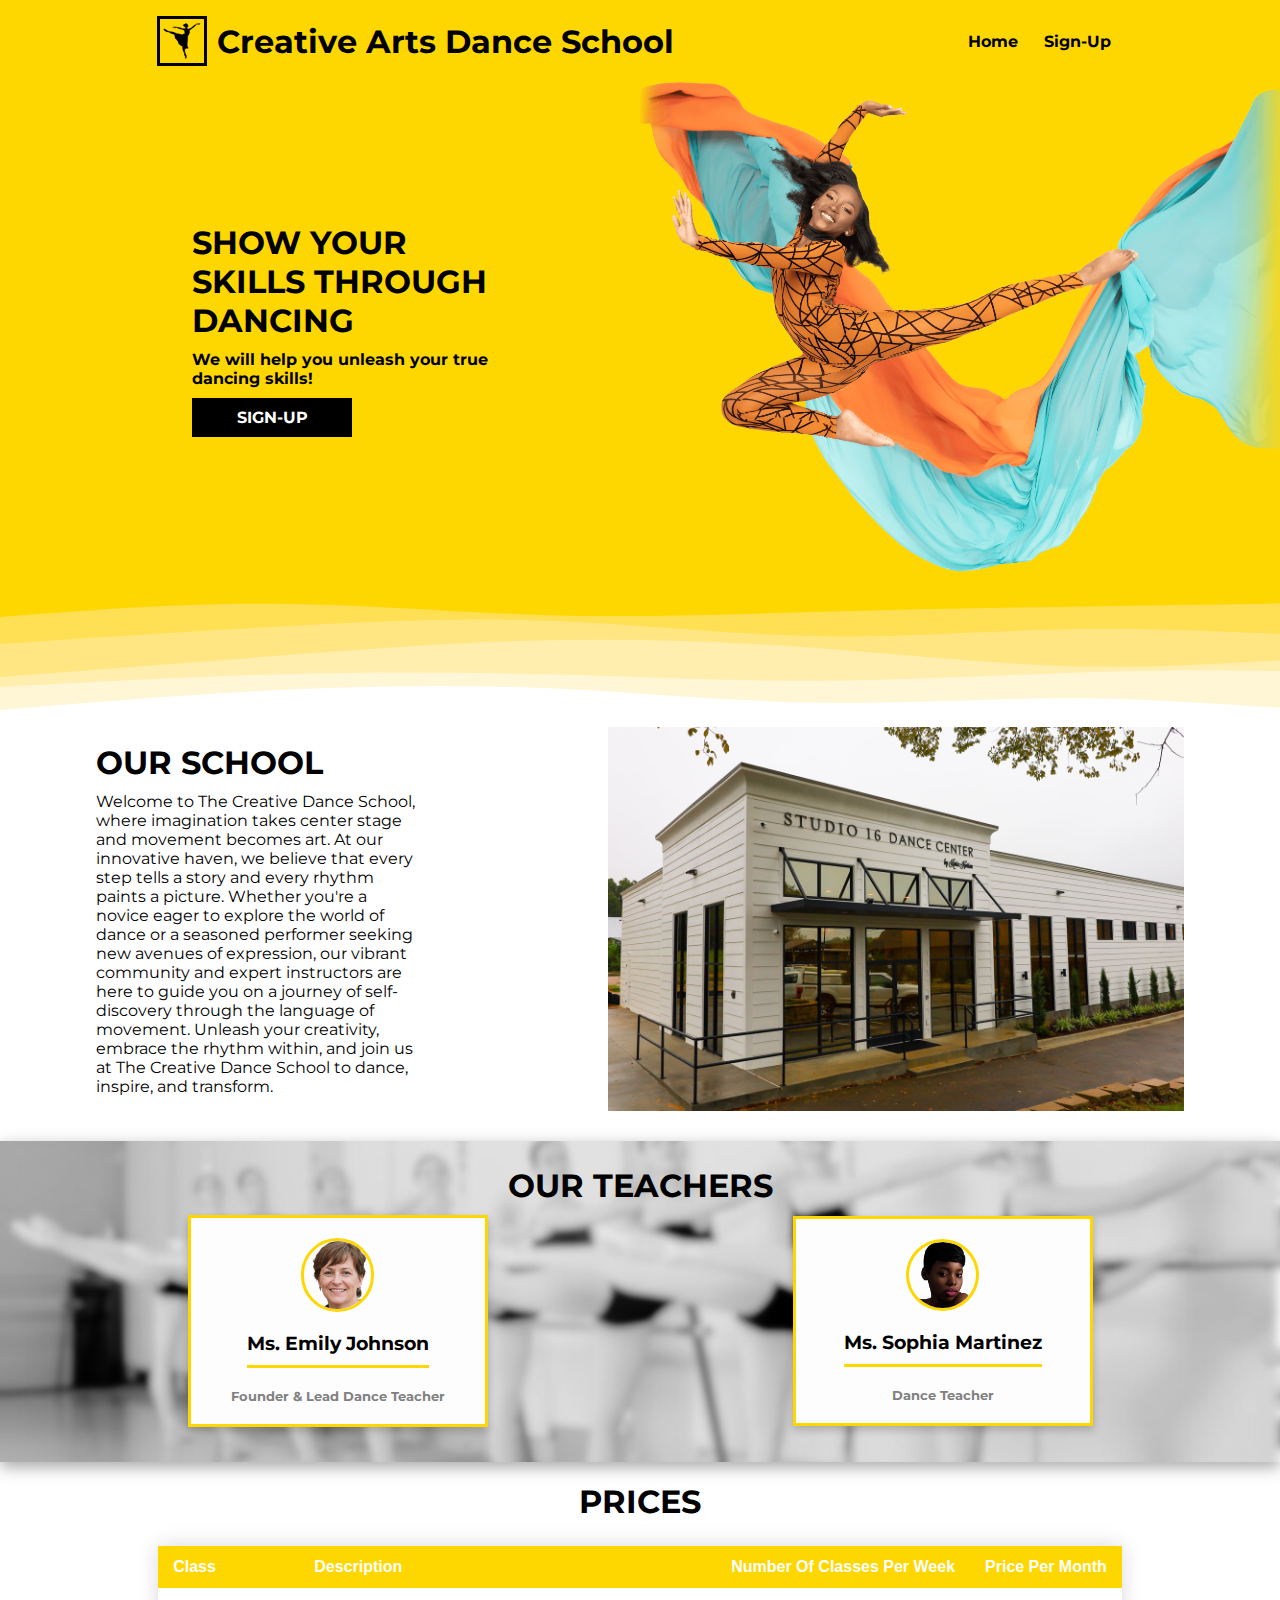
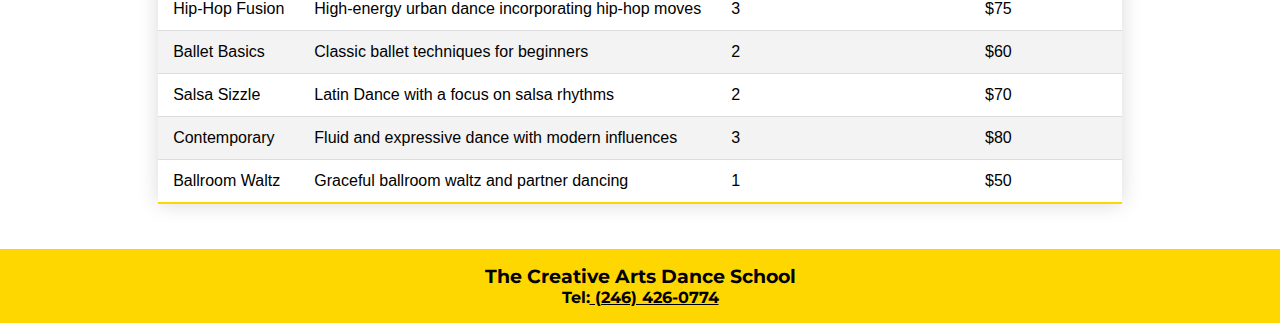
<file: index.html>
<!DOCTYPE html>
<html lang="en">

<head>
    <meta charset="UTF-8">
    <meta name="viewport" content="width=device-width, initial-scale=1.0">
    <meta name="author" content="Matthew Ward">
    <title>Home</title>
    <link rel="stylesheet" href="style.css">
    <link rel="shortcut icon" href="Images/7abca8dfe666b95499df3af96bde2649-girl-dance-silhouette-svg.png"
        type="image/x-icon">

    <!--FONTS-->
    <link rel="preconnect" href="https://fonts.googleapis.com">
    <link rel="preconnect" href="https://fonts.gstatic.com" crossorigin>
    <link
        href="https://fonts.googleapis.com/css2?family=Montserrat:ital,wght@0,400;0,700;1,400;1,700&family=Space+Mono:ital,wght@0,400;0,700;1,400;1,700&display=swap"
        rel="stylesheet">
</head>

<body>
    <div id="crt">
        <div id="header">
            <div id="iconAndName">
                <a id="iconAndNameLink" href="index.html">
                    <img src="Images/7abca8dfe666b95499df3af96bde2649-girl-dance-silhouette-svg.png" width="50px">
                    <h1 id="headerText">Creative Arts Dance School</h1>
                </a>
            </div>

            <div id="headerLinks">
                <a href="index.html">Home</a>
                <a href="signUp.html">Sign-Up</a>
            </div>
        </div>

        <div id="content">
            <div id="title">
                <div id="titleText">
                    <h1>SHOW YOUR SKILLS THROUGH DANCING</h1>
                    <h4>We will help you unleash your true dancing skills!</h4>
                    <a id="sign-upBtn" href="signUp.html">
                        <h4>SIGN-UP</h4>
                    </a>
                </div>

                <img src="Images/PDA-Cover-Photo-min-min.png" alt="Cover Picture" width="50%">
            </div>

            <div id="ourSchool">
                <div id="ourSchoolText">
                    <h1>OUR SCHOOL</h1>
                    <p>Welcome to The Creative Dance School, where imagination takes center stage and movement becomes
                        art. At our innovative haven, we believe that every step tells a story and every rhythm paints a
                        picture. Whether you're a novice eager to explore the world of dance or a seasoned performer
                        seeking new avenues of expression, our vibrant community and expert instructors are here to
                        guide you on a journey of self-discovery through the language of movement. Unleash your
                        creativity, embrace the rhythm within, and join us at The Creative Dance School to dance,
                        inspire, and transform.</p>
                </div>

                <img src="Images/dance-01.jpg" alt="" width="45%">
            </div>

            <div id="ourTeachers">
                <h1 style="text-align: center;">OUR TEACHERS</h1>

                <div id="teachers">
                    <div id="teacherOne">
                        <img src="Images/teacherOne.png" alt="Emily Johnson" width="25%">

                        <h3 style="border-bottom: solid #FFD700; padding-bottom: 10px;">Ms. Emily Johnson</h3>

                        <h5 style="color: grey;">Founder & Lead Dance Teacher</h5>
                    </div>

                    <div id="teacherTwo">
                        <img src="Images/teacherTwo.png" alt="Sophia Martinez" width="25%">

                        <h3 style="border-bottom: solid #FFD700; padding-bottom: 10px;">Ms. Sophia Martinez</h3>

                        <h5 style="color: grey;">Dance Teacher</h5>
                    </div>
                </div>
            </div>

            <div id="pricing">
                <h1>PRICES</h1>

                <table id="priceTable">
                    <thead>
                        <tr>
                            <th>Class</th>
                            <th>Description</th>
                            <th>Number Of Classes Per Week</th>
                            <th>Price Per Month</th>
                        </tr>
                    </thead>
                    <tbody>
                        <tr>
                            <td>Hip-Hop Fusion</td>
                            <td>High-energy urban dance incorporating hip-hop moves</td>
                            <td>3</td>
                            <td>$75</td>
                        </tr>
                        <tr>
                            <td>Ballet Basics</td>
                            <td>Classic ballet techniques for beginners</td>
                            <td>2</td>
                            <td>$60</td>
                        </tr>
                        <tr>
                            <td>Salsa Sizzle</td>
                            <td>Latin Dance with a focus on salsa rhythms</td>
                            <td>2</td>
                            <td>$70</td>
                        </tr>
                        <tr>
                            <td>Contemporary</td>
                            <td>Fluid and expressive dance with modern influences</td>
                            <td>3</td>
                            <td>$80</td>
                        </tr>
                        <tr>
                            <td>Ballroom Waltz</td>
                            <td>Graceful ballroom waltz and partner dancing</td>
                            <td>1</td>
                            <td>$50</td>
                        </tr>
                    </tbody>
                </table>
            </div>
        </div>

        <div id="footer">
            <h3>The Creative Arts Dance School</h3>
            <h4>Tel:<a href="tel: (246) 426-0774"> (246) 426-0774</a></h4>
        </div>
    </div>

    <script src="script.js"></script>
</body>

</html>
</file>
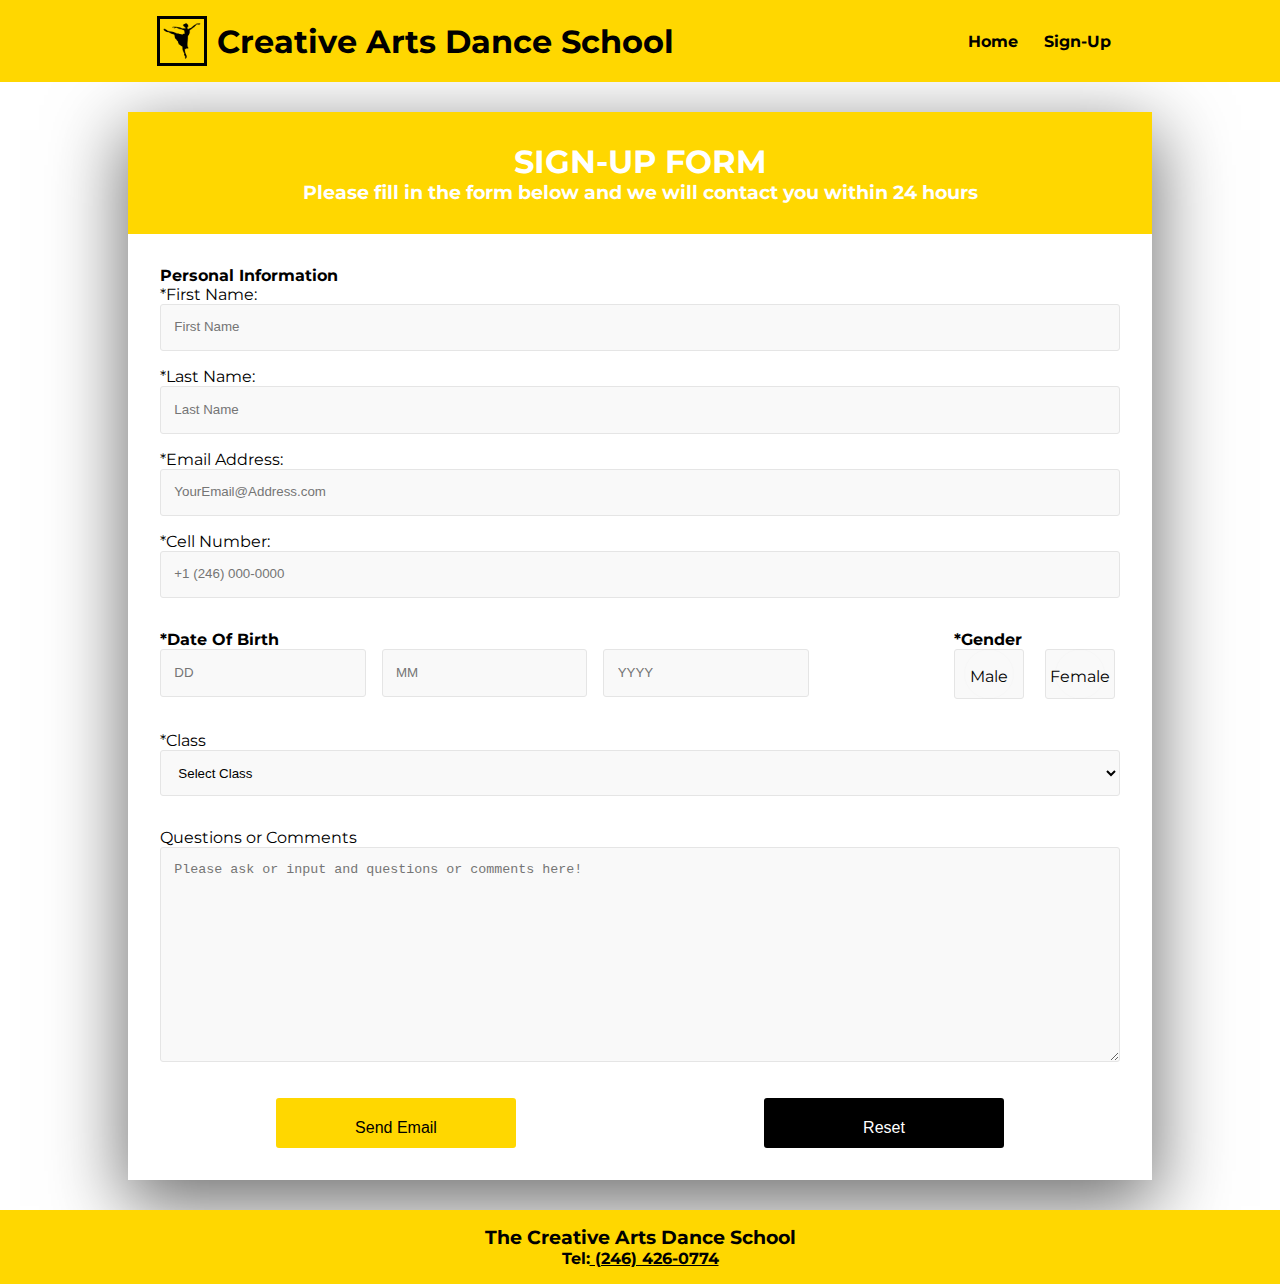
<file: signUp.html>
<!DOCTYPE html>
<html lang="en">

<head>
    <meta charset="UTF-8">
    <meta name="viewport" content="width=device-width, initial-scale=1.0">
    <meta name="author" content="Matthew Ward">
    <title>Sign-Up</title>
    <link rel="stylesheet" href="style.css">
    <link rel="shortcut icon" href="Images/7abca8dfe666b95499df3af96bde2649-girl-dance-silhouette-svg.png"
        type="image/x-icon">

    <!--FONTS-->
    <link rel="preconnect" href="https://fonts.googleapis.com">
    <link rel="preconnect" href="https://fonts.gstatic.com" crossorigin>
    <link
        href="https://fonts.googleapis.com/css2?family=Montserrat:ital,wght@0,400;0,700;1,400;1,700&family=Space+Mono:ital,wght@0,400;0,700;1,400;1,700&display=swap"
        rel="stylesheet">

    <style>
        #formCrt {
            width: 80%;
            display: flex;
            flex-direction: column;
            align-items: center;
            margin-top: 30px;
            margin-bottom: 30px;
            box-shadow: rgba(0, 0, 0, 0.56) 0px 22px 70px 4px;
        }

        #formHead {
            width: 100%;
            text-align: center;
            color: white;
            background-color: #FFD700;
            padding: 30px;
        }

        #formCrt form {
            width: 100%;
            display: flex;
            flex-direction: column;
            flex-wrap: wrap;
            padding: 2em;
        }

        #personalInfo {
            display: flex;
            flex-direction: column;
            padding-bottom: 2em;
            gap: 1em;
        }

        #birthAndGender {
            display: flex;
            flex-direction: row;
            justify-content: space-between;
            flex-wrap: wrap;
            gap: 1em;
            padding-bottom: 2em;
        }

        #genderInput {
            display: flex;
            gap: 1em;
        }

        #birthInput {
            display: flex;
            gap: 1em;
        }

        .btn {
            float: left;
            margin: 0 5px 0 0;
            width: 70px;
            height: 50px;
            position: relative;
            z-index: 0;
        }

        .btn label,
        .btn input {
            display: block;
            position: absolute;
            top: 0;
            left: 0;
            right: 0;
            bottom: 0;
        }

        .btn input[type="radio"] {
            opacity: 0.011;
            z-index: 100;
        }

        .btn label {
            display: flex;
            justify-content: center;
            cursor: pointer;
            z-index: 90;
            line-height: 1.8em;
        }

        input[type="radio"]+label {
            color: black;
        }

        input[type="radio"]:checked+label,
        input:checked+label::before {
            background-color: #FFD700;
            color: white;
            border-color: #FFD700;
        }

        input,
        input[type="radio"]+label,
        input[type="checkbox"]+label:before,
        select option,
        select,
        textarea {
            width: 100%;
            padding: 1em;
            line-height: 1.4;
            background-color: #f9f9f9;
            border: 1px solid #e5e5e5;
            border-radius: 3px;
        }

        #classCrt {
            padding-bottom: 2em;
        }

        #formBtns {
            width: 100%;
            display: flex;
            flex-direction: row;
            flex-wrap: wrap;
            justify-content: space-around;
            padding-top: 2em;
            gap: 1em;
        }

        #submit {
            width: 15em;
            height: 50px;
            background-color: #FFD700;
            border: solid #FFD700;
            font-size: medium;
            transition: 0.2s ease;
        }

        #submit:hover {
            background-color: black;
            border-color: black;
            color: white;
        }

        #submit:active {
            transform: translate(0px, 5px);
        }

        #reset {
            width: 15em;
            height: 50px;
            background-color: black;
            border: solid black;
            color: white;
            font-size: medium;
            transition: 0.2s ease;
        }

        #reset:hover {
            background-color: white;
            color: black;
        }

        #reset:active {
            transform: translate(0px, 5px);
        }
    </style>

</head>

<body>
    <div id="crt">
        <div id="header">
            <div id="iconAndName">
                <a id="iconAndNameLink" href="index.html">
                    <img src="Images/7abca8dfe666b95499df3af96bde2649-girl-dance-silhouette-svg.png" width="50px">
                    <h1 id="headerText">Creative Arts Dance School</h1>
                </a>
            </div>

            <div id="headerLinks">
                <a href="index.html">Home</a>
                <a href="signUp.html">Sign-Up</a>
            </div>
        </div>

        <div id="content">
            <div id="formCrt">
                <div id="formHead">
                    <h1>SIGN-UP FORM</h1>
                    <h3>Please fill in the form below and we will contact you within 24 hours</h3>
                </div>

                <form action="mailto:classes@creativeartsdance.com" method="post">
                    <h4>Personal Information</h4>
                    <div id="personalInfo">
                        <div>
                            <label for="name">*First Name:</label>
                            <input type="text" name="fName" id="fName" placeholder="First Name" required />
                        </div>

                        <div>
                            <label for="name">*Last Name:</label>
                            <input type="text" name="lName" id="lName" placeholder="Last Name" required />
                        </div>

                        <div>
                            <label for="email">*Email Address:</label>
                            <input type="email" name="email" id="email" placeholder="YourEmail@Address.com" required />
                        </div>

                        <div>
                            <label for="cphone">*Cell Number:</label>
                            <input type="tel" name="cphone" id="phone" placeholder="+1 (246) 000-0000" required />
                        </div>
                    </div>

                    <div id="birthAndGender">
                        <div id="birth">
                            <h4>*Date Of Birth</h4>
                            <div id="birthInput">
                                <input type="text" id="birthDay" placeholder="DD" maxlength="2" minlength="2"
                                    required />
                                <input type="text" id="birthMonth" placeholder="MM" maxlength="2" minlength="2"
                                    required />
                                <input type="text" id="birthYear" placeholder="YYYY" maxlength="4" minlength="4"
                                    required />
                            </div>
                        </div>

                        <div id="gender">
                            <h4>*Gender</h4>
                            <div id="genderInput">
                                <div class="btn">
                                    <input type="radio" name="gender" id="gender" value="male" required />
                                    <label for="gender">Male</label>
                                </div>
                                <div class="btn">
                                    <input type="radio" name="gender" id="gender" value="Female" required />
                                    <label for="gender">Female</label>
                                </div>
                            </div>
                        </div>
                    </div>

                    <div id="classCrt">
                        <label for="class">*Class</label>
                        <select name="class" id="class" required>
                            <option value="">Select Class</option>
                            <option value="Hip-Hop Fusion">Hip-Hop Fusion</option>
                            <option value="Ballet Basics">Ballet Basics</option>
                            <option value="Salsa Sizzle">Salsa Sizzle</option>
                            <option value="Contemporary	">Contemporary </option>
                            <option value="Ballroom Waltz">Ballroom Waltz</option>
                        </select>
                    </div>

                    <div>
                        <label for="Questions">Questions or Comments</label>
                        <textarea name="Questions" id="" cols="30" rows="10"
                            placeholder="Please ask or input and questions or comments here!"></textarea>
                    </div>

                    <div id="formBtns">
                        <input type="submit" id="submit" value="Send Email" />
                        <input type="reset" id="reset" value="Reset" />
                    </div>
                </form>
            </div>
        </div>

        <div id="footer">
            <h3>The Creative Arts Dance School</h3>
            <h4>Tel:<a href="tel: (246) 426-0774"> (246) 426-0774</a></h4>
        </div>
    </div>

    <script src="script.js"></script>
</body>

</html>
</file>
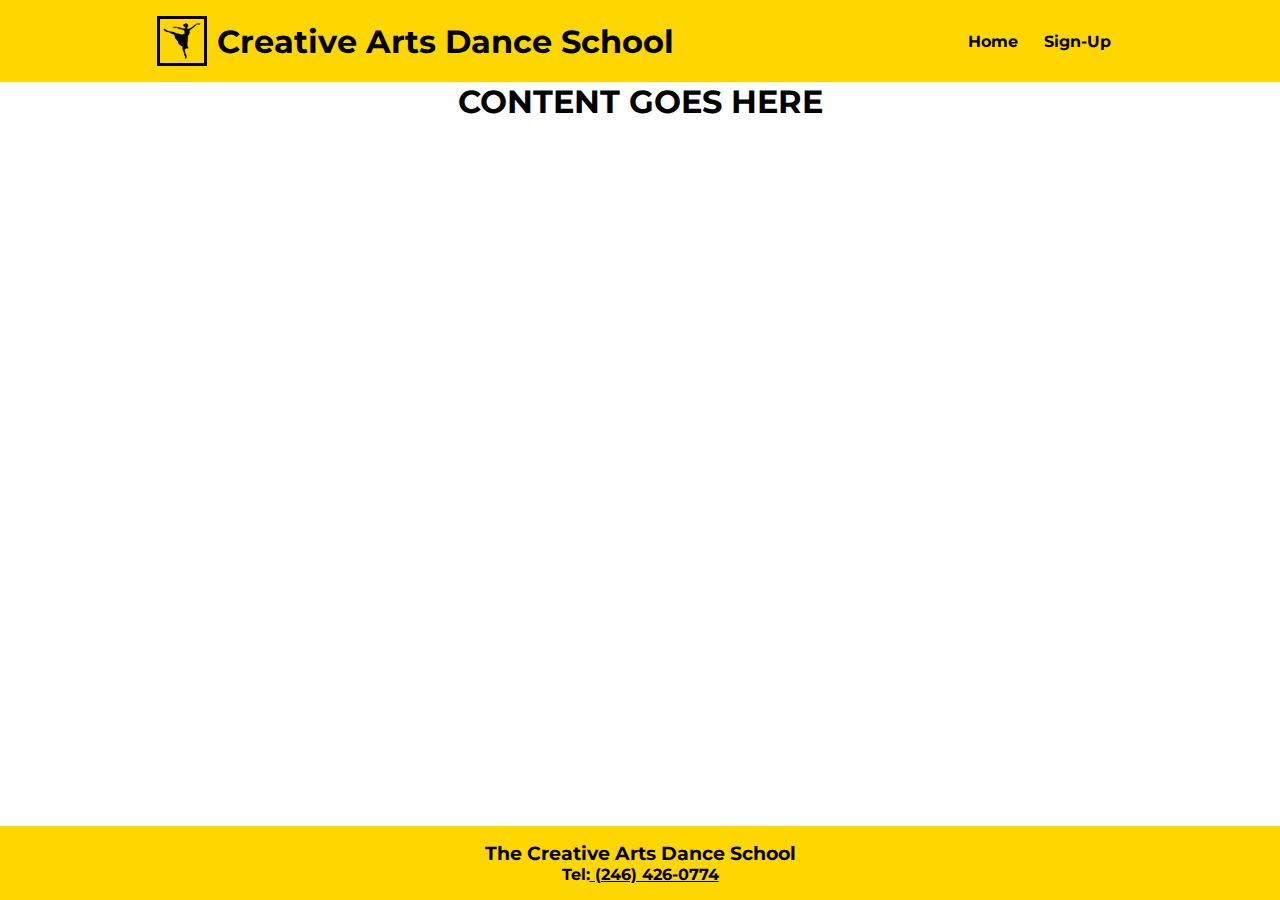
<file: template.html>
<!DOCTYPE html>
<html lang="en">

<head>
    <meta charset="UTF-8">
    <meta name="viewport" content="width=device-width, initial-scale=1.0">
    <meta name="author" content="Matthew Ward">
    <title>Template</title>
    <link rel="stylesheet" href="style.css">
    <link rel="shortcut icon" href="Images/7abca8dfe666b95499df3af96bde2649-girl-dance-silhouette-svg.png"
        type="image/x-icon">

    <!--FONTS-->
    <link rel="preconnect" href="https://fonts.googleapis.com">
    <link rel="preconnect" href="https://fonts.gstatic.com" crossorigin>
    <link
        href="https://fonts.googleapis.com/css2?family=Montserrat:ital,wght@0,400;0,700;1,400;1,700&family=Space+Mono:ital,wght@0,400;0,700;1,400;1,700&display=swap"
        rel="stylesheet">
</head>

<body>
    <div id="crt">
        <div id="header">
            <div id="iconAndName">
                <a id="iconAndNameLink" href="index.html">
                    <img src="Images/7abca8dfe666b95499df3af96bde2649-girl-dance-silhouette-svg.png" width="50px">
                    <h1 id="headerText">Creative Arts Dance School</h1>
                </a>
            </div>

            <div id="headerLinks">
               <a href="index.html">Home</a>
               <a href="signUp.html">Sign-Up</a>
            </div>
        </div>

        <div id="content">
            <h1>CONTENT GOES HERE</h1>
        </div>

        <div id="footer">
            <h3>The Creative Arts Dance School</h3>
            <h4>Tel:<a href="tel: (246) 426-0774"> (246) 426-0774</a></h4>
        </div>
    </div>

</body>

</html>
</file>
<file: style.css>
/* Small CSS reset */
* {
    padding: 0%;
    margin: 0%;
    box-sizing: border-box;
}

body,
html {
    width: 100%;
    display: inline-block;
    font-family: 'Montserrat', sans-serif;
    background-color: white;
}

#crt {
    min-height: 100vh;
    display: flex;
    flex-direction: column;
}

/* HEADER */

#header {
    width: 100%;
    display: flex;
    justify-content: space-around;
    align-items: center;
    padding: 1em;
    position: sticky;
    top: 0%;
    background-color: #FFD700;
    text-align: center;
    z-index: 1;
    transition: 0.5s ease;
}

#iconAndName {
    display: flex;
}

#iconAndNameLink {
    width: 100%;
    display: flex;
    flex-direction: row;
    align-items: center;
    text-decoration: none;
    color: black;
}

#iconAndNameLink img {
    border: solid black;
    margin-right: 10px;
}

#headerLinks {
    display: flex;
    flex-direction: row;
    align-items: center;
}

#headerLinks a,
a:visited {
    text-decoration: none;
    color: black;
    font-weight: bold;
    padding: 10px;
    border: solid transparent;
    transition: .2s ease-in-out;
}

#headerLinks a:hover {
    border: solid black;
}

#headerLinks a:active {
    transform: translate(0px, 5px);
}

/* CONTENT */

#content {
    width: 100%;
    display: flex;
    justify-content: center;
    align-items: center;
    flex-direction: column;
    background-color: white;
}

#title {
    width: 100%;
    display: flex;
    flex-direction: row;
    justify-content: space-between;
    background-color: #FFD700;
}

#titleText {
    width: 25%;
    margin-left: 15%;
    display: flex;
    flex-wrap: wrap;
    flex-direction: column;
    justify-content: center;
    gap: 10px;
}

#sign-upBtn {
    width: 50%;
    text-align: center;
    padding: 10px;
    background-color: black;
    text-decoration: none;
    color: white;
    transition: 0.2s ease;
}

#sign-upBtn:hover {
    background-color: white;
    color: black;
}

#sign-upBtn:active {
    transform: translate(0px, 5px);
}

#ourSchool {
    width: 100%;
    padding-top: 150px;
    padding-bottom: 30px;
    display: flex;
    flex-direction: row;
    justify-content: space-around;
    background-image: url(Images/layered-waves-haikei.svg);
    background-repeat: no-repeat;
    color: black;
}

#ourSchoolText {
    width: 25%;
    display: flex;
    flex-wrap: wrap;
    flex-direction: column;
    justify-content: center;
    gap: 10px;
}

#ourTeachers {
    width: 100%;
    background-image: url(Images/Untitled\ design.png);
    background-position: center;
    background-repeat: no-repeat;
    background-size: cover;
    padding: 25px;
    box-shadow: rgba(0, 0, 0, 0.35) 0px 5px 15px;
}

#teachers {
    width: 100%;
    display: flex;
    flex-direction: row;
    justify-content: space-around;
    align-items: center;
    padding: 10px;
}

#teacherOne,
#teacherTwo {
    box-shadow: 0 4px 8px 0 rgba(0, 0, 0, 0.2);
    max-width: 300px;
    display: flex;
    flex-direction: column;
    align-items: center;
    gap: 20px;
    padding-top: 20px;
    padding-bottom: 20px;
    border: solid #FFD700;
    background-color: #fefdfd;
}

#teacherOne img,
#teacherTwo img {
    border-radius: 50%;
    border: solid #FFD700;
}

#pricing {
    display: flex;
    flex-direction: column;
    align-items: center;
    padding-top: 20px;
    padding-bottom: 20px;
}

#priceTable {
    border-collapse: collapse;
    margin: 25px 0;
    font-size: 1em;
    font-family: sans-serif;
    width: 100%;
    box-shadow: 0 0 20px rgba(0, 0, 0, 0.15);
}

#priceTable thead tr {
    background-color: #FFD700;
    color: #ffffff;
    text-align: left;
}

#priceTable th,
#priceTable td {
    padding: 12px 15px;
}

#priceTable tbody tr {
    border-bottom: 1px solid #dddddd;
}

/* Just so every even row has a different background color */
#priceTable tbody tr:nth-of-type(even) {
    background-color: #f3f3f3;
}

#priceTable tbody tr:last-of-type {
    border-bottom: 2px solid #FFD700;
}

#priceTable tbody tr:hover {
    color: #FFD700;
}
/* FOOTER */

#footer {
    display: flex;
    flex-direction: column;
    align-items: center;
    flex-wrap: wrap;
    background-color: #FFD700;
    padding: 1em;
    margin-top: auto;
    color: black;
    z-index: 1;
}

#footer a,
#footer a:visited {
    text-decoration: none;
    color: #000000;
    text-decoration: underline;
}

#footer a:hover {
    color: white;
}

#footer a:active {
    transform: translate(0px, 3px);
}

@media screen and (max-width:720px) {
    #headerText {
        display: none;
    }

    #title {
        flex-direction: column;
    }

    #title img {
        width: 100%;
    }

    #titleText {
        width: auto;
    }

    #ourSchool {
        flex-direction: column;
        align-items: center;
        padding-left: 30px;
        padding-right: 30px;
        gap: 30px;
    }


    #ourSchool img {
        width: 100%;
    }

    #ourSchoolText {
        width: auto;
    }

    #teachers {
        flex-direction: column;
        gap: 10px;
    }

    #priceTable {
        font-size: 0.8em;
    }

    #birthInput {
        flex-wrap: wrap;
    }

    #formCrt form {
        width: 100%;
    }
}
</file>
